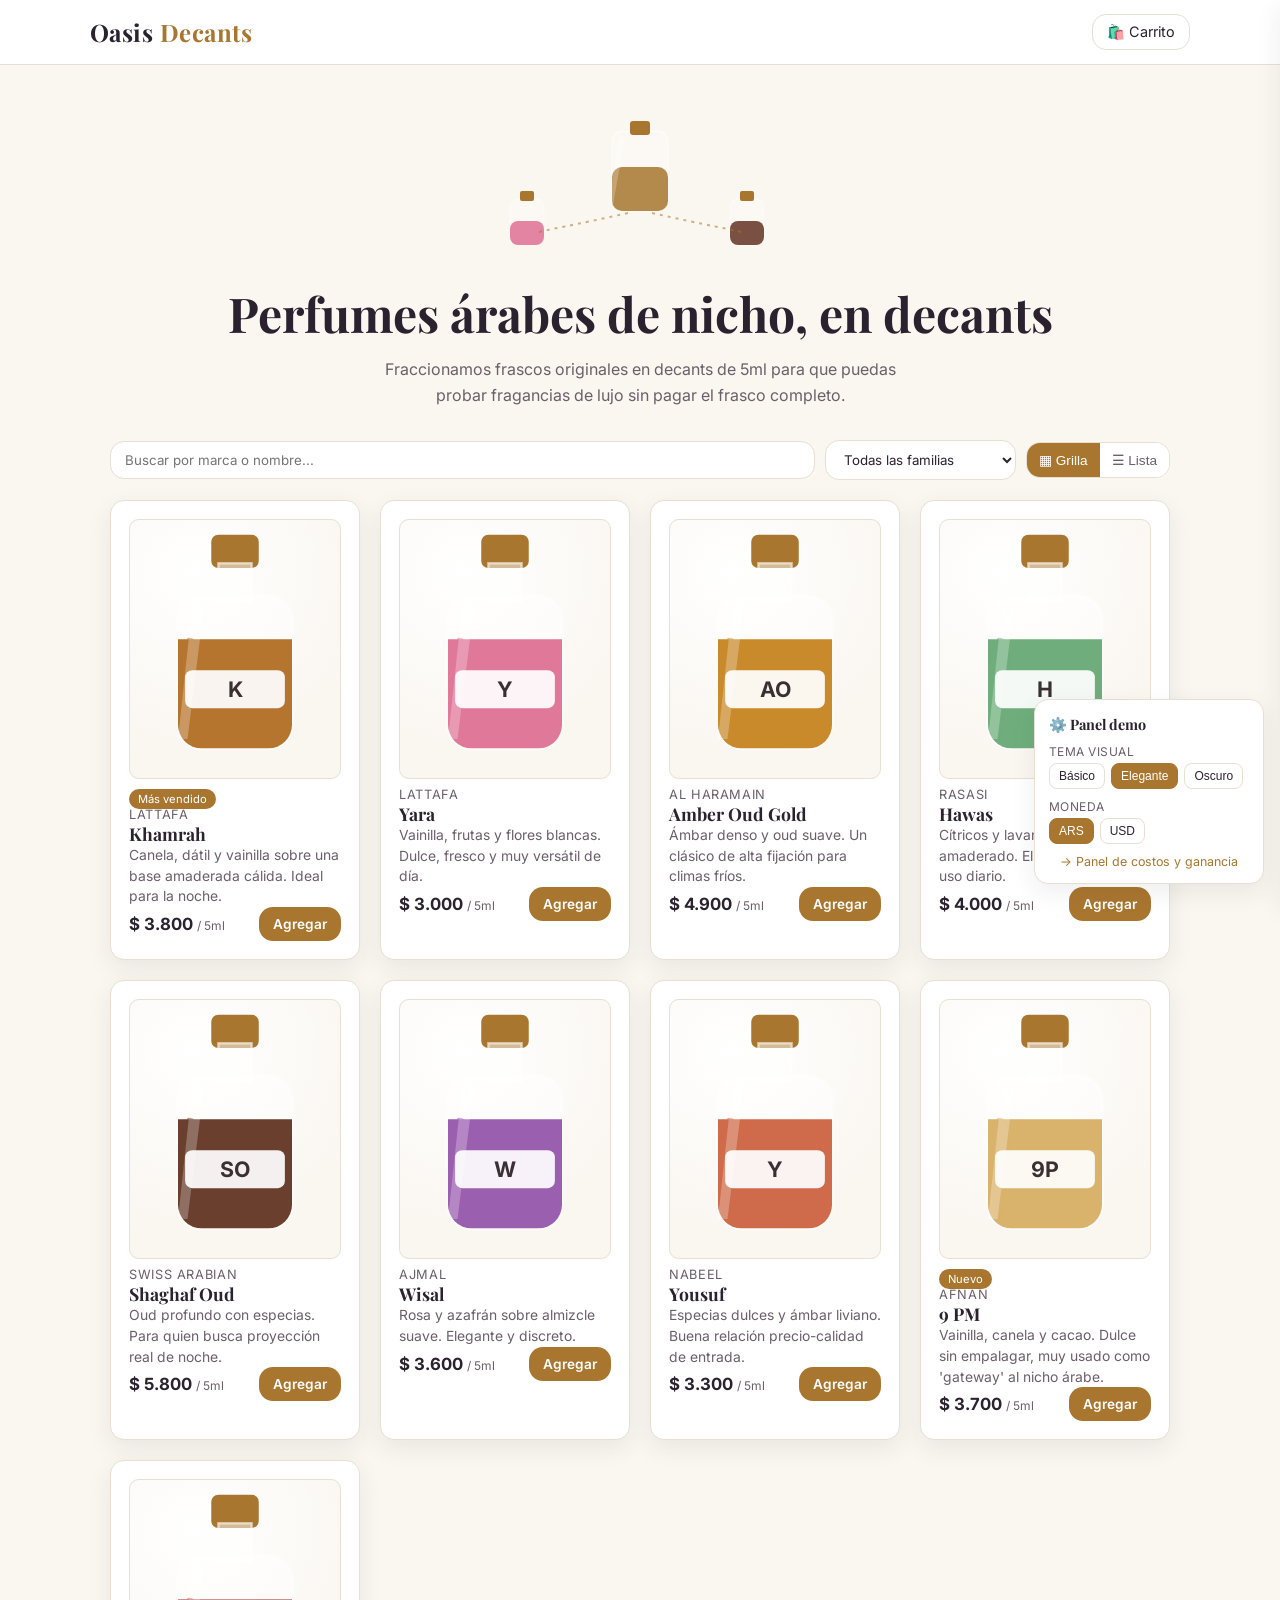
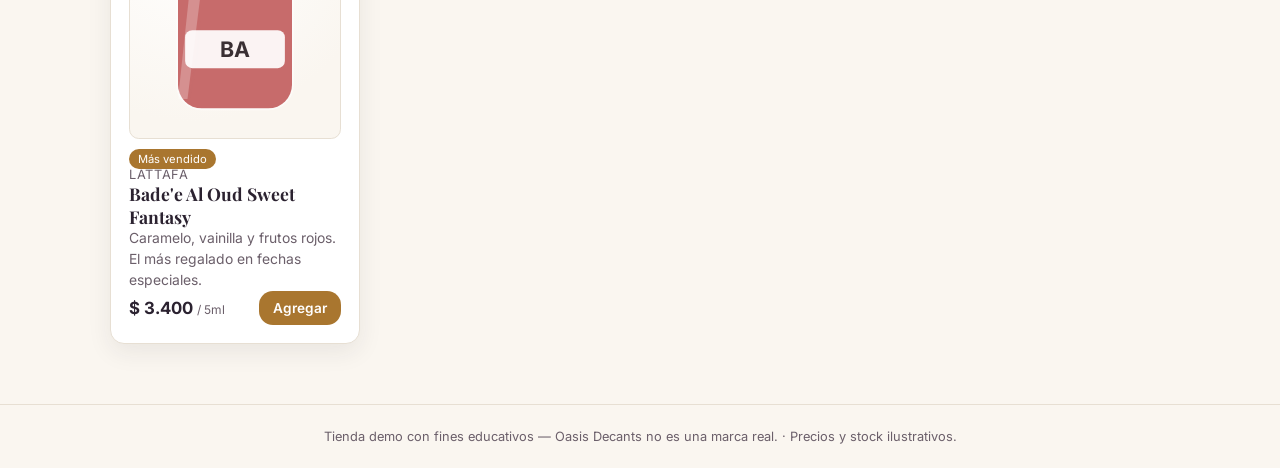
<file: Documents/Claude/primer code prueba/perfumes-arabes-decants/index.html>
<!DOCTYPE html>
<html lang="es" data-theme="elegante">
<head>
<meta charset="UTF-8" />
<!-- Sin esta línea el sitio no es responsive en celular (error clásico, ver README) -->
<meta name="viewport" content="width=device-width, initial-scale=1.0" />
<title>Oasis Decants — Perfumes árabes de nicho, fraccionados</title>
<meta name="description" content="Tienda demo de decants de perfumes árabes: catálogo, carrito y panel de administración de costos y ganancia." />
<link rel="preconnect" href="https://fonts.googleapis.com" />
<link href="https://fonts.googleapis.com/css2?family=Inter:wght@400;600;700&family=Playfair+Display:wght@600;700&display=swap" rel="stylesheet" />
<link rel="stylesheet" href="styles.css" />
</head>
<body>

<header class="site">
  <div class="container header-inner">
    <div class="brand">Oasis <span>Decants</span></div>
    <div class="header-actions">
      <button class="icon-btn" id="cart-toggle">
        🛍️ Carrito <span class="cart-count" id="cart-count">0</span>
      </button>
    </div>
  </div>
</header>

<section class="hero">
  <div class="container">
    <div class="hero-art" id="hero-art"></div>
    <h1>Perfumes árabes de nicho, en decants</h1>
    <p>Fraccionamos frascos originales en decants de 5ml para que puedas probar fragancias de lujo sin pagar el frasco completo.</p>
  </div>
</section>

<main class="container">
  <div class="toolbar">
    <input type="search" id="search" placeholder="Buscar por marca o nombre..." />
    <select id="family-filter"></select>
    <div class="layout-toggle">
      <button data-layout-btn="grid">▦ Grilla</button>
      <button data-layout-btn="list">☰ Lista</button>
    </div>
  </div>

  <div class="catalog" id="catalog"></div>
</main>

<footer class="site">
  <div class="container">
    Tienda demo con fines educativos — Oasis Decants no es una marca real. · Precios y stock ilustrativos.
  </div>
</footer>

<!-- Panel flotante: acá se demuestran las "distintas modificaciones" en vivo -->
<div class="demo-panel">
  <h4>⚙️ Panel demo</h4>
  <div class="row">
    <label>Tema visual</label>
    <div class="options">
      <button data-theme-btn="basico">Básico</button>
      <button data-theme-btn="elegante">Elegante</button>
      <button data-theme-btn="oscuro">Oscuro</button>
    </div>
  </div>
  <div class="row">
    <label>Moneda</label>
    <div class="options">
      <button data-currency-btn="ARS">ARS</button>
      <button data-currency-btn="USD">USD</button>
    </div>
  </div>
  <a class="admin-link" href="admin.html">→ Panel de costos y ganancia</a>
</div>

<!-- Carrito lateral -->
<div class="overlay" id="overlay"></div>
<aside class="cart-drawer" id="cart-drawer">
  <h3>Tu carrito</h3>
  <button class="icon-btn" id="cart-close" style="align-self:flex-end;">Cerrar ✕</button>
  <div class="cart-items" id="cart-items"></div>
  <div class="cart-total" id="cart-total"></div>
  <button class="btn" id="wa-checkout">Consultar por WhatsApp</button>
</aside>

<script src="data.js"></script>
<script src="illustrations.js"></script>
<script src="app.js"></script>
</body>
</html>
</file>
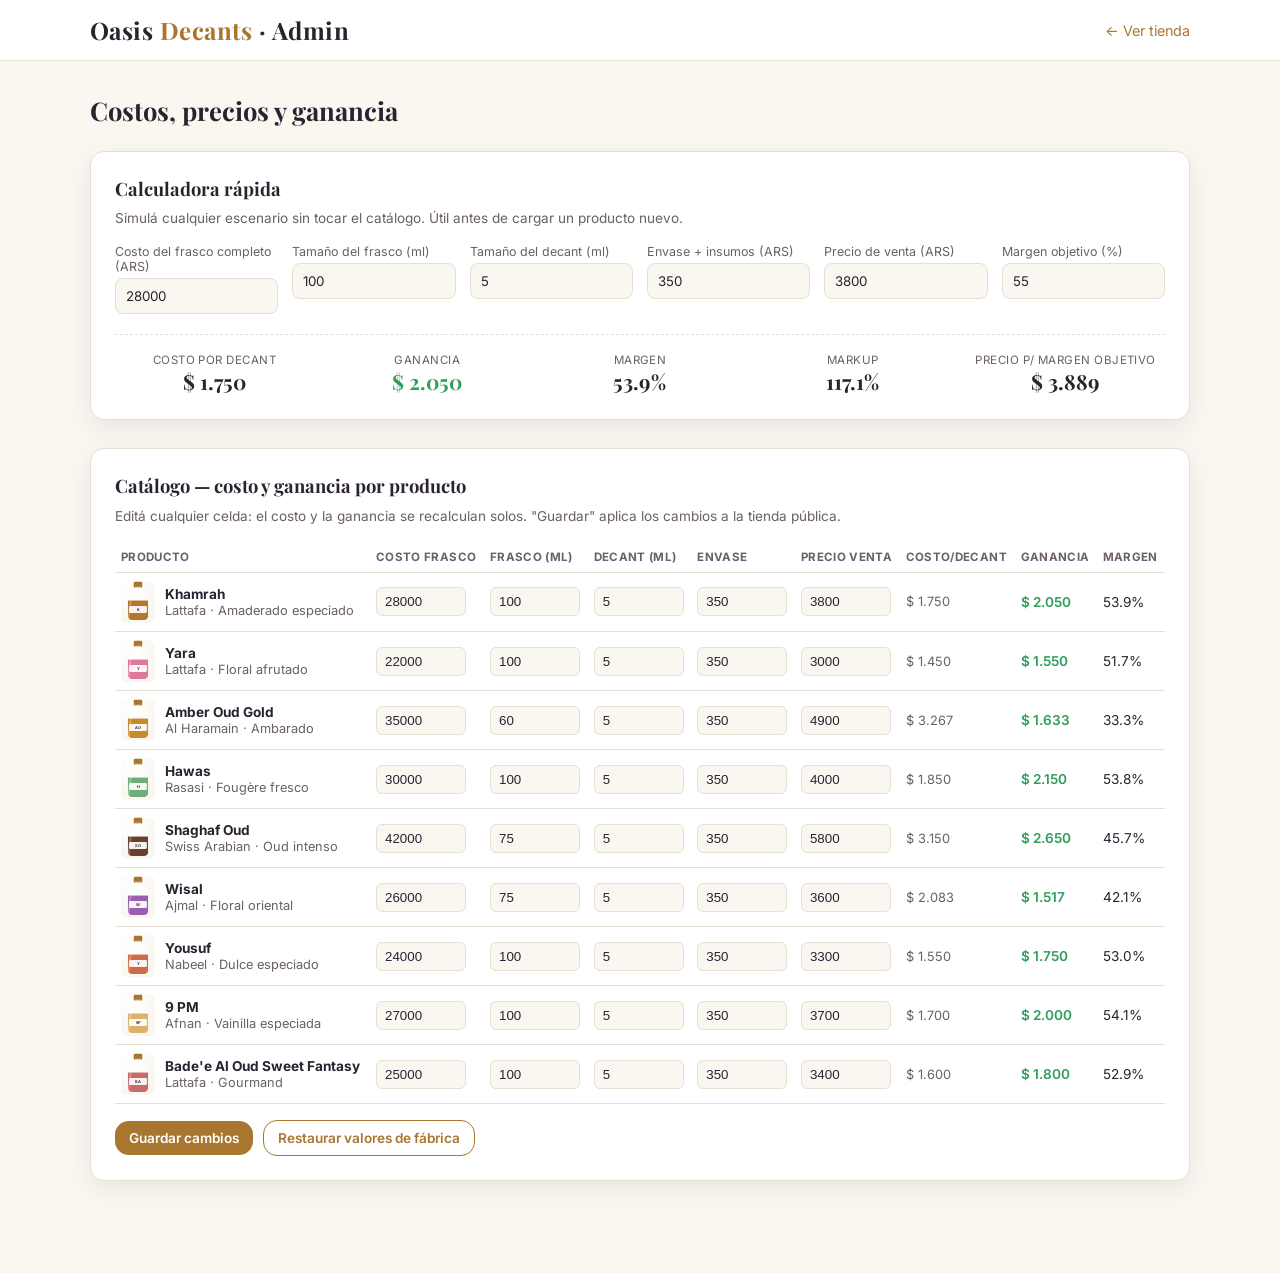
<file: Documents/Claude/primer code prueba/perfumes-arabes-decants/admin.html>
<!DOCTYPE html>
<html lang="es" data-theme="elegante">
<head>
<meta charset="UTF-8" />
<meta name="viewport" content="width=device-width, initial-scale=1.0" />
<title>Panel de costos y ganancia — Oasis Decants</title>
<link rel="preconnect" href="https://fonts.googleapis.com" />
<link href="https://fonts.googleapis.com/css2?family=Inter:wght@400;600;700&family=Playfair+Display:wght@600;700&display=swap" rel="stylesheet" />
<link rel="stylesheet" href="styles.css" />
<style>
  /* Estilos propios del panel admin: no afectan a la tienda pública. */
  :root { --ok: #2f9e5c; --bad: #c0392b; }
  [data-theme="oscuro"] { --ok: #4fd889; --bad: #ff6b5e; }

  .admin-wrap { padding: 32px 0 64px; }
  .admin-header { display: flex; justify-content: space-between; align-items: center; margin-bottom: 24px; flex-wrap: wrap; gap: 12px;}
  .admin-header h1 { font-family: var(--font-heading); font-size: 1.6rem; margin: 0; }
  .back-link { color: var(--accent); text-decoration: none; font-size: 0.9rem; }
  .back-link:hover { text-decoration: underline; }

  .panel {
    background: var(--surface);
    border: 1px solid var(--border);
    border-radius: var(--radius);
    box-shadow: var(--shadow);
    padding: 24px;
    margin-bottom: 28px;
  }
  .panel h2 { font-family: var(--font-heading); margin-top: 0; font-size: 1.15rem; }
  .panel .hint { color: var(--text-muted); font-size: 0.85rem; margin-top: -6px; margin-bottom: 18px; }

  .calc-grid {
    display: grid;
    grid-template-columns: repeat(auto-fit, minmax(160px, 1fr));
    gap: 14px;
  }
  .field label { display: block; font-size: 0.78rem; color: var(--text-muted); margin-bottom: 4px; }
  .field input {
    width: 100%;
    padding: 9px 10px;
    border-radius: 8px;
    border: 1px solid var(--border);
    background: var(--bg);
    color: var(--text);
    font-family: var(--font-body);
  }

  .calc-results {
    display: grid;
    grid-template-columns: repeat(auto-fit, minmax(140px, 1fr));
    gap: 14px;
    margin-top: 20px;
    padding-top: 18px;
    border-top: 1px dashed var(--border);
  }
  .stat { text-align: center; }
  .stat .label { font-size: 0.72rem; color: var(--text-muted); text-transform: uppercase; letter-spacing: 0.04em; }
  .stat .value { font-size: 1.3rem; font-weight: 700; font-family: var(--font-heading); }

  table { width: 100%; border-collapse: collapse; font-size: 0.85rem; }
  th, td { padding: 8px 6px; text-align: left; border-bottom: 1px solid var(--border); vertical-align: middle; }
  th { font-size: 0.72rem; text-transform: uppercase; letter-spacing: 0.03em; color: var(--text-muted); }
  td input {
    width: 90px;
    padding: 6px 8px;
    border-radius: 6px;
    border: 1px solid var(--border);
    background: var(--bg);
    color: var(--text);
  }
  .muted { color: var(--text-muted); font-size: 0.8rem; }
  .table-scroll { overflow-x: auto; }
  .product-cell { display: flex; align-items: center; gap: 10px; min-width: 200px; }
  .thumb { width: 34px; height: 42px; flex: none; background: radial-gradient(circle at 30% 20%, var(--surface) 0%, var(--bg) 70%); border-radius: 6px; }

  .actions { display: flex; gap: 10px; margin-top: 16px; align-items: center; flex-wrap: wrap; }
  #save-status { color: var(--ok); font-size: 0.85rem; }
</style>
</head>
<body>

<header class="site">
  <div class="container header-inner">
    <div class="brand">Oasis <span>Decants</span> · Admin</div>
    <a class="back-link" href="index.html">← Ver tienda</a>
  </div>
</header>

<div class="container admin-wrap">
  <div class="admin-header">
    <h1>Costos, precios y ganancia</h1>
  </div>

  <section class="panel" id="calculadora">
    <h2>Calculadora rápida</h2>
    <p class="hint">Simulá cualquier escenario sin tocar el catálogo. Útil antes de cargar un producto nuevo.</p>
    <div class="calc-grid">
      <div class="field">
        <label>Costo del frasco completo (ARS)</label>
        <input type="number" id="calc-bottleCost" value="28000" />
      </div>
      <div class="field">
        <label>Tamaño del frasco (ml)</label>
        <input type="number" id="calc-bottleSizeMl" value="100" />
      </div>
      <div class="field">
        <label>Tamaño del decant (ml)</label>
        <input type="number" id="calc-decantMl" value="5" />
      </div>
      <div class="field">
        <label>Envase + insumos (ARS)</label>
        <input type="number" id="calc-packagingCost" value="350" />
      </div>
      <div class="field">
        <label>Precio de venta (ARS)</label>
        <input type="number" id="calc-price" value="3800" />
      </div>
      <div class="field">
        <label>Margen objetivo (%)</label>
        <input type="number" id="calc-targetMargin" value="55" />
      </div>
    </div>

    <div class="calc-results">
      <div class="stat">
        <div class="label">Costo por decant</div>
        <div class="value" id="calc-out-costo">—</div>
      </div>
      <div class="stat">
        <div class="label">Ganancia</div>
        <div class="value" id="calc-out-profit">—</div>
      </div>
      <div class="stat">
        <div class="label">Margen</div>
        <div class="value" id="calc-out-margin">—</div>
      </div>
      <div class="stat">
        <div class="label">Markup</div>
        <div class="value" id="calc-out-markup">—</div>
      </div>
      <div class="stat">
        <div class="label">Precio p/ margen objetivo</div>
        <div class="value" id="calc-out-sugerido">—</div>
      </div>
    </div>
  </section>

  <section class="panel">
    <h2>Catálogo — costo y ganancia por producto</h2>
    <p class="hint">Editá cualquier celda: el costo y la ganancia se recalculan solos. "Guardar" aplica los cambios a la tienda pública.</p>
    <div class="table-scroll">
      <table>
        <thead>
          <tr>
            <th>Producto</th>
            <th>Costo frasco</th>
            <th>Frasco (ml)</th>
            <th>Decant (ml)</th>
            <th>Envase</th>
            <th>Precio venta</th>
            <th>Costo/decant</th>
            <th>Ganancia</th>
            <th>Margen</th>
          </tr>
        </thead>
        <tbody id="products-body"></tbody>
      </table>
    </div>
    <div class="actions">
      <button class="btn" id="save-btn">Guardar cambios</button>
      <button class="btn secondary" id="reset-btn">Restaurar valores de fábrica</button>
      <span id="save-status"></span>
    </div>
  </section>
</div>

<script src="data.js"></script>
<script src="calc.js"></script>
<script src="illustrations.js"></script>
<script src="admin.js"></script>
</body>
</html>
</file>
<file: Documents/Claude/primer code prueba/perfumes-arabes-decants/styles.css>
/* ============================================================
   styles.css
   ------------------------------------------------------------
   Estructura pensada para la demo:

   1) Reset básico
   2) TEMA "básico": a propósito poco cuidado (representa el "antes")
   3) TEMA "elegante": el que usarías en producción (representa el "después")
   4) TEMA "oscuro": una tercera variante, para mostrar que cambiar de
      identidad visual completa es solo cuestión de redefinir variables
   5) Layout, componentes, responsive

   Los 3 temas viven como bloques [data-theme="..."] sobre <html>.
   Cambiar de tema = cambiar un atributo. Ningún componente de abajo
   sabe en qué tema está: todos usan var(--...).
   ============================================================ */

* {
  box-sizing: border-box; /* sin esto, padding/border se suman al ancho y todo se desborda */
}

html {
  scroll-behavior: smooth;
}

body {
  margin: 0;
  font-family: var(--font-body);
  background: var(--bg);
  color: var(--text);
  transition: background 0.25s ease, color 0.25s ease;
}

img {
  max-width: 100%;
  display: block;
}

/* ------------------------------------------------------------
   TEMA 1 — "básico" (a propósito flojo: el "antes")
   Sirve para comparar contra el tema elegante y ver, en vivo,
   qué cambia cuando se cuida tipografía/espaciado/color.
   ------------------------------------------------------------ */
[data-theme="basico"] {
  --font-heading: Arial, Helvetica, sans-serif;
  --font-body: Arial, Helvetica, sans-serif;

  --bg: #ffffff;
  --surface: #f0f0f0;
  --text: #444444;         /* bajo contraste a propósito */
  --text-muted: #999999;
  --accent: #0000ee;       /* azul "link de los 90" */
  --accent-contrast: #ffffff;
  --border: #cccccc;
  --radius: 0px;
  --shadow: none;
  --space: 0.5;            /* multiplicador de espaciado: todo queda apretado */
}

/* ------------------------------------------------------------
   TEMA 2 — "elegante" (el recomendado / default)
   Paleta cálida acorde al nicho: dorado + violeta profundo.
   ------------------------------------------------------------ */
[data-theme="elegante"] {
  --font-heading: "Playfair Display", Georgia, serif;
  --font-body: "Inter", system-ui, -apple-system, sans-serif;

  --bg: #faf6f0;
  --surface: #ffffff;
  --text: #2b2230;
  --text-muted: #6b5f6a;
  --accent: #a9762f;       /* dorado */
  --accent-contrast: #ffffff;
  --border: #e7dfd3;
  --radius: 14px;
  --shadow: 0 8px 24px rgba(43, 34, 48, 0.08);
  --space: 1;
}

/* ------------------------------------------------------------
   TEMA 3 — "oscuro" (misma estructura, otra identidad)
   ------------------------------------------------------------ */
[data-theme="oscuro"] {
  --font-heading: "Playfair Display", Georgia, serif;
  --font-body: "Inter", system-ui, -apple-system, sans-serif;

  --bg: #17121c;
  --surface: #241d2c;
  --text: #f1e9f7;
  --text-muted: #b6a8c2;
  --accent: #d8a94b;
  --accent-contrast: #17121c;
  --border: #382e44;
  --radius: 14px;
  --shadow: 0 8px 24px rgba(0, 0, 0, 0.35);
  --space: 1;
}

/* ------------------------------------------------------------
   Layout general
   ------------------------------------------------------------ */
.container {
  max-width: 1100px;
  margin: 0 auto;
  padding: 0 calc(20px * var(--space, 1));
}

header.site {
  position: sticky;
  top: 0;
  z-index: 20;
  background: var(--surface);
  border-bottom: 1px solid var(--border);
}

.header-inner {
  display: flex;
  align-items: center;
  justify-content: space-between;
  gap: 16px;
  padding: calc(14px * var(--space, 1)) 0;
}

.brand {
  font-family: var(--font-heading);
  font-size: 1.5rem;
  font-weight: 700;
  color: var(--text);
  letter-spacing: 0.02em;
}
.brand span {
  color: var(--accent);
}

.header-actions {
  display: flex;
  align-items: center;
  gap: 12px;
}

.icon-btn {
  position: relative;
  background: none;
  border: 1px solid var(--border);
  border-radius: var(--radius);
  padding: 8px 14px;
  font-family: var(--font-body);
  font-size: 0.9rem;
  color: var(--text);
  cursor: pointer;
}
.icon-btn:hover {
  border-color: var(--accent);
  color: var(--accent);
}

.cart-count {
  display: inline-flex;
  align-items: center;
  justify-content: center;
  min-width: 18px;
  height: 18px;
  padding: 0 4px;
  border-radius: 999px;
  background: var(--accent);
  color: var(--accent-contrast);
  font-size: 0.7rem;
  margin-left: 6px;
}

/* Hero */
.hero {
  padding: calc(56px * var(--space, 1)) 0 calc(32px * var(--space, 1));
  text-align: center;
}
.hero h1 {
  font-family: var(--font-heading);
  font-size: clamp(1.8rem, 4vw, 3rem);
  margin: 0 0 12px;
}
.hero p {
  color: var(--text-muted);
  max-width: 560px;
  margin: 0 auto;
  line-height: 1.6;
}

.hero-art {
  max-width: 320px;
  margin: 0 auto calc(20px * var(--space, 1));
}
.hero-art svg {
  width: 100%;
  height: auto;
  display: block;
}

/* Barra de filtros */
.toolbar {
  display: flex;
  flex-wrap: wrap;
  gap: 10px;
  align-items: center;
  justify-content: space-between;
  padding-bottom: calc(20px * var(--space, 1));
}

.toolbar input[type="search"] {
  flex: 1;
  min-width: 180px;
  padding: 10px 14px;
  border-radius: var(--radius);
  border: 1px solid var(--border);
  background: var(--surface);
  color: var(--text);
  font-family: var(--font-body);
}

.toolbar select {
  padding: 10px 14px;
  border-radius: var(--radius);
  border: 1px solid var(--border);
  background: var(--surface);
  color: var(--text);
  font-family: var(--font-body);
}

.layout-toggle {
  display: flex;
  border: 1px solid var(--border);
  border-radius: var(--radius);
  overflow: hidden;
}
.layout-toggle button {
  border: none;
  background: var(--surface);
  color: var(--text-muted);
  padding: 9px 12px;
  cursor: pointer;
  font-size: 0.85rem;
}
.layout-toggle button.active {
  background: var(--accent);
  color: var(--accent-contrast);
}

/* Grilla de productos */
.catalog {
  display: grid;
  grid-template-columns: repeat(auto-fill, minmax(230px, 1fr));
  gap: calc(20px * var(--space, 1));
  padding-bottom: 60px;
}
.catalog.list {
  grid-template-columns: 1fr;
}

.card {
  background: var(--surface);
  border: 1px solid var(--border);
  border-radius: var(--radius);
  box-shadow: var(--shadow);
  padding: calc(18px * var(--space, 1));
  display: flex;
  flex-direction: column;
  gap: 8px;
  transition: transform 0.15s ease, box-shadow 0.15s ease;
}
[data-theme="elegante"] .card:hover,
[data-theme="oscuro"] .card:hover {
  transform: translateY(-3px);
}

.catalog.list .card {
  flex-direction: row;
  align-items: center;
  gap: 20px;
}
.catalog.list .card .swatch {
  width: 72px;
  height: 72px;
  flex: none;
}
.catalog.list .card-body {
  flex: 1;
}

.swatch {
  width: 100%;
  aspect-ratio: 1 / 1;
  border-radius: calc(var(--radius) * 0.7);
  background: radial-gradient(circle at 30% 20%, var(--surface) 0%, var(--bg) 75%);
  border: 1px solid var(--border);
  display: flex;
  align-items: center;
  justify-content: center;
  padding: calc(10px * var(--space, 1));
}
.swatch svg {
  width: 100%;
  height: 100%;
}

.badge {
  align-self: flex-start;
  background: var(--accent);
  color: var(--accent-contrast);
  font-size: 0.7rem;
  padding: 3px 9px;
  border-radius: 999px;
}

.card h3 {
  font-family: var(--font-heading);
  margin: 0;
  font-size: 1.1rem;
}
.card .brand-name {
  color: var(--text-muted);
  font-size: 0.8rem;
  text-transform: uppercase;
  letter-spacing: 0.05em;
}
.card p.desc {
  color: var(--text-muted);
  font-size: 0.87rem;
  line-height: 1.5;
  margin: 0;
}

.card-footer {
  display: flex;
  align-items: center;
  justify-content: space-between;
  margin-top: auto;
  gap: 10px;
}
.price {
  font-weight: 700;
  font-size: 1.05rem;
}
.price .ml {
  font-weight: 400;
  color: var(--text-muted);
  font-size: 0.75rem;
}

.btn {
  background: var(--accent);
  color: var(--accent-contrast);
  border: none;
  padding: 9px 14px;
  border-radius: var(--radius);
  font-family: var(--font-body);
  font-weight: 600;
  cursor: pointer;
  font-size: 0.85rem;
}
.btn:hover {
  filter: brightness(1.08);
}
.btn.secondary {
  background: transparent;
  color: var(--accent);
  border: 1px solid var(--accent);
}

/* Panel demo flotante */
.demo-panel {
  position: fixed;
  right: 16px;
  bottom: 16px;
  z-index: 40;
  background: var(--surface);
  border: 1px solid var(--border);
  border-radius: var(--radius);
  box-shadow: var(--shadow);
  padding: 14px;
  width: 230px;
  font-size: 0.82rem;
}
.demo-panel h4 {
  margin: 0 0 10px;
  font-family: var(--font-heading);
  font-size: 0.9rem;
}
.demo-panel .row {
  margin-bottom: 10px;
}
.demo-panel label {
  display: block;
  color: var(--text-muted);
  margin-bottom: 4px;
  font-size: 0.75rem;
  text-transform: uppercase;
  letter-spacing: 0.04em;
}
.demo-panel .options {
  display: flex;
  gap: 6px;
  flex-wrap: wrap;
}
.demo-panel .options button {
  border: 1px solid var(--border);
  background: transparent;
  color: var(--text);
  padding: 5px 9px;
  border-radius: 8px;
  font-size: 0.75rem;
  cursor: pointer;
}
.demo-panel .options button.active {
  background: var(--accent);
  color: var(--accent-contrast);
  border-color: var(--accent);
}
.demo-panel a.admin-link {
  display: block;
  text-align: center;
  margin-top: 4px;
  color: var(--accent);
  font-size: 0.78rem;
  text-decoration: none;
}
.demo-panel a.admin-link:hover {
  text-decoration: underline;
}

/* Carrito lateral */
.cart-drawer {
  position: fixed;
  top: 0;
  right: 0;
  height: 100%;
  width: min(360px, 92vw);
  background: var(--surface);
  border-left: 1px solid var(--border);
  box-shadow: var(--shadow);
  z-index: 50;
  transform: translateX(100%);
  transition: transform 0.25s ease;
  display: flex;
  flex-direction: column;
  padding: 20px;
}
.cart-drawer.open {
  transform: translateX(0);
}
.cart-drawer h3 {
  font-family: var(--font-heading);
  margin-top: 0;
}
.cart-items {
  flex: 1;
  overflow-y: auto;
  display: flex;
  flex-direction: column;
  gap: 12px;
}
.cart-item {
  display: flex;
  justify-content: space-between;
  gap: 10px;
  align-items: center;
  border-bottom: 1px solid var(--border);
  padding-bottom: 10px;
}
.cart-item button.remove {
  background: none;
  border: none;
  color: var(--text-muted);
  cursor: pointer;
  font-size: 0.75rem;
  text-decoration: underline;
}
.cart-empty {
  color: var(--text-muted);
  text-align: center;
  margin-top: 40px;
}
.cart-total {
  display: flex;
  justify-content: space-between;
  font-weight: 700;
  padding: 14px 0;
  border-top: 1px solid var(--border);
}
.overlay {
  position: fixed;
  inset: 0;
  background: rgba(0, 0, 0, 0.4);
  z-index: 45;
  opacity: 0;
  pointer-events: none;
  transition: opacity 0.25s ease;
}
.overlay.open {
  opacity: 1;
  pointer-events: auto;
}

footer.site {
  border-top: 1px solid var(--border);
  padding: 24px 0;
  text-align: center;
  color: var(--text-muted);
  font-size: 0.8rem;
}

/* Responsive */
@media (max-width: 640px) {
  .toolbar {
    flex-direction: column;
    align-items: stretch;
  }
  .demo-panel {
    width: calc(100vw - 32px);
  }
  .catalog.list .card {
    flex-direction: column;
    align-items: flex-start;
  }
  .catalog.list .card .swatch {
    width: 100%;
    height: 120px;
  }
}
</file>
